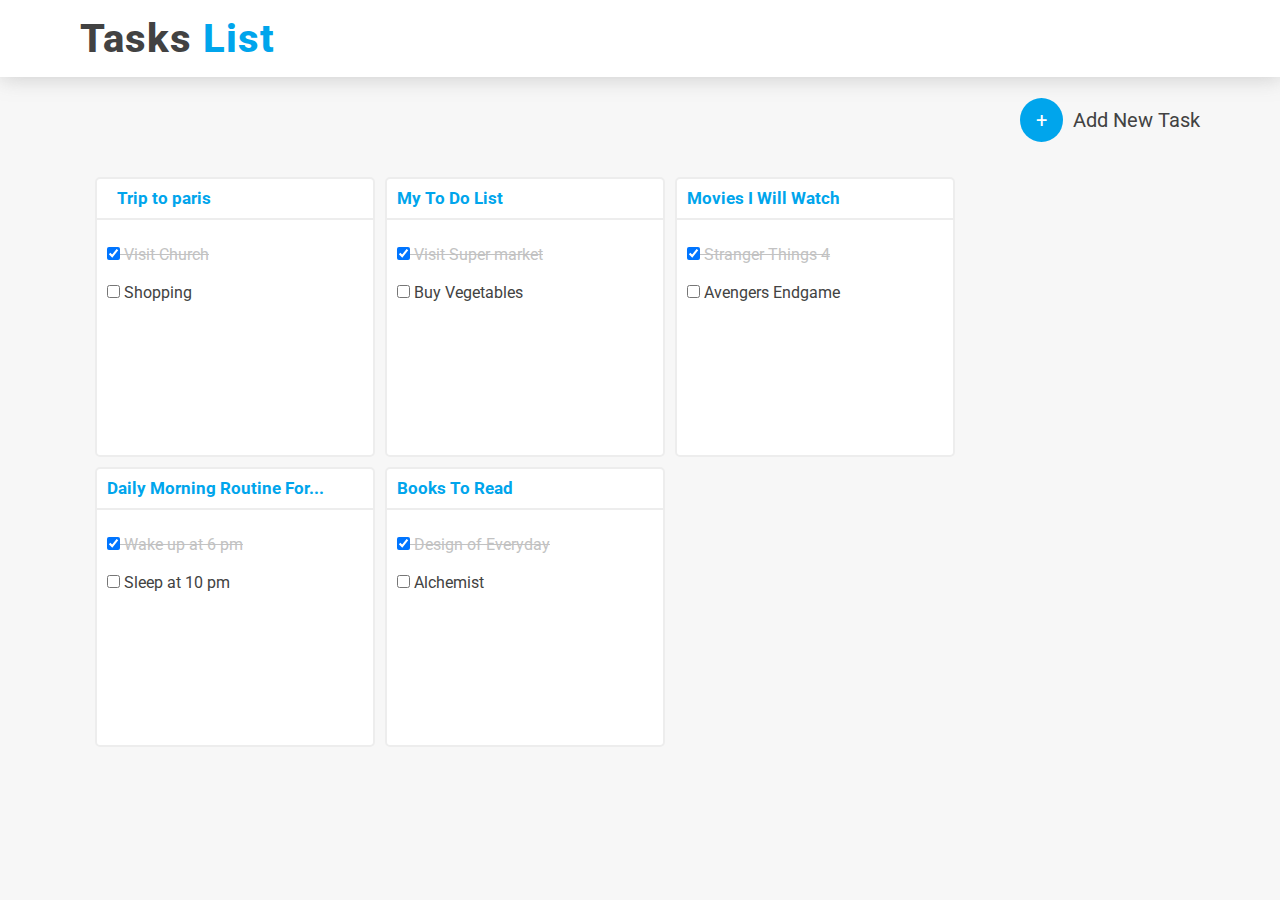
<file: index.html>
<!DOCTYPE html>
<html lang="en">

<head>
    <meta charset="UTF-8">
    <meta http-equiv="X-UA-Compatible" content="IE=edge">
    <meta name="viewport" content="width=device-width, initial-scale=1.0">
    <title>Todo App UI Web</title>
    <link rel="stylesheet" href="style.css">
</head>

<body>
    <nav class="navbar" id="$navbar">
        <a href="./index.html" class="logo">Tasks <span class="list"> List</span></a>
    </nav>

    <div class="mainContainer">
        <div class="newtask" id="$newtask">
            <a href="./index2.html" class="plusSign" target="_self">+</a>
            <a href="./index2.html" class="addNewtask" target="_self">Add New Task</a>
        </div>
        <div class="cardContainer">
            <div class="cards">
                <h5> <a href="./index3.html">Trip to paris</a></h5>
                <form action="#">
                    <div class="checks">
                        <span class="del"> <input type="checkbox" id="church" name="church" checked> Visit Church</span> <br> <br> 
                        <input type="checkbox" id="shopping" name="shopping"> Shopping
                    </div>
                </form>
            </div>
            <div class="cards">
                <h5>My To Do List</h5>
                <form action="#">
                    <div class="checks">
                        <span class="del"> <input type="checkbox" id="church" name="church" checked> Visit Super market</span> <br> <br> 
                        <input type="checkbox" id="shopping" name="shopping"> Buy Vegetables
                    </div>
                </form>
            </div>
            <div class="cards">
                <h5>Movies I Will Watch</h5>
                <form action="#">
                    <div class="checks">
                        <span class="del"> <input type="checkbox" id="church" name="church" checked> Stranger Things 4</span> <br> <br> 
                        <input type="checkbox" id="shopping" name="shopping"> Avengers Endgame
                    </div>
                </form>
            </div>
            
            <div class="cards">
                <h5>Daily Morning Routine For...</h5>
                <form action="#">
                    <div class="checks">
                        <span class="del"> <input type="checkbox" id="church" name="church" checked> Wake up at 6 pm</span> <br> <br> 
                        <input type="checkbox" id="shopping" name="shopping"> Sleep at 10 pm
                    </div>
                </form>
            </div>
            <div class="cards">
                <h5>Books To Read</h5>
                <form action="#">
                    <div class="checks">
                        <span class="del"> <input type="checkbox" id="church" name="church" checked> Design of Everyday</span> <br> <br> 
                        <input type="checkbox" id="shopping" name="shopping"> Alchemist
                    </div>
                </form>
            </div>
        </div>
    </div>

</body>

</html>
</file>
<file: style.css>
@import url('https://fonts.googleapis.com/css2?family=Dosis:wght@300&family=Instrument+Serif&family=Montserrat&family=Poltawski+Nowy:wght@500;600&family=Poppins:ital,wght@0,400;0,700;1,400&family=Raleway:wght@300;400&family=Roboto+Mono:wght@300&family=Roboto+Slab:wght@100;200;500;600;700&family=Roboto:wght@300;400&family=Sono:wght@500&family=Tilt+Neon&family=Ysabeau:wght@300&display=swap');


/* page-1 */
* {
    margin: 0px auto;
    padding: 0px;
    box-sizing: border-box;
    text-decoration: none;
    /* border: 1px solid; */
}

:root {
    --black: rgba(66, 66, 66, 1);
    --skyblue: rgba(0, 165, 236, 1);
    --white: rgba(255, 255, 255, 1);
    --border: rgba(237, 237, 237, 1);
    --grey: rgba(194, 194, 194, 1);
    --background: rgba(247, 247, 247, 1);
}

body {
    background: var(--background);
    cursor: pointer;
    font-family: 'Roboto', sans-serif;
}

.navbar {
    padding: 15px 80px;
    background: var(--white);
    box-shadow: 1px 1px 20px rgba(128, 128, 128, 0.366);
    font-weight: 800;
    letter-spacing: 1px;
}

.logo {
    font-size: 40px;
    text-decoration: none;
    color: var(--black);
}

.list {
    color: var(--skyblue);
}

.mainContainer {
    padding: 25px 80px;
    font-size: 20px;
}

.newtask {
    text-align: right;
    color: var(--black);
    margin: 6px 0px;
}

.plusSign {
    border-radius: 50%;
    padding: 10px 16px;
    color: var(--white);
    background: var(--skyblue);
}

.addNewtask {
    color: var(--black);
    padding-left: 5px;
}

.addNewtask:hover {
    color: var(--skyblue);
    transition: ease 0.2s;
    text-decoration: underline  var(--skyblue);
}

h5 {
    color: var(--skyblue);
    padding: 10px 10px;
    border-bottom: 2px solid var(--border);
}

h5 a{
    color: var(--skyblue);
    padding: 10px 10px;
    border-bottom: 2px solid var(--border);
}

.cardContainer {
    width: 100%;
    margin: 30px auto;
    padding: 10px;
    display: flex;
    flex-wrap: wrap;
    justify-content: flex-start;
}

.cards {
    border-radius: 5px;
    width: 280px;
    height: 280px;
    background: white;
    border: 2px solid var(--border);
    margin: 5px;
}

.cards:hover {
    box-shadow: 0px 5px 10px rgba(128, 128, 128, 0.371);
    transition: ease 0.2s;
    translate: 0px -10px;
}

.del {
    text-decoration: line-through;
    color: var(--grey);
}

.checks {
    font-size: 16px;
    padding: 30px 0px;
    color: var(--black);
    padding: 25px 10px;
}

/* page-2 */

.page2 {
    width: 100vw;
    height: 800px;
    position: absolute;
    background: rgba(79, 79, 79, 0.25);
    backdrop-filter: blur(4px);
    top: 0%;
    left: 0%;
}


.popup1 {
    background: rgb(255, 255, 255);
    width: 400px;
    height: 200px;
    margin-top: 15%;
    text-align: center;
    padding: 5px 10px;
}

.addnewtask-heading {
    float: left;
    border-bottom: 2px solid var(--skyblue);
    color: var(--black);
}

.addnewtask-heading:hover {
    letter-spacing: 2px;
    transition: 0.3s ease-out;
}

.cross {
    float: right;
    font-size: 32px;
    line-height: 50px;
    color: var(--black);
    padding: 0px 5px;
    animation-name: rotate;
    animation-iteration-count: infinite;
    animation-duration: 3s;
    animation-timing-function: ease-in-out;
}

@keyframes rotate {
    from {
        transform: rotate(0deg);
    }

    to {
        transform: rotate(360deg);
    }
}

.cross:hover {
    color: red;
}

.addnewtask-heading {
    font-size: 18px;
    font-weight: 500;
    padding: 15px 10px;
}

.c_input {
    outline: none;
    border: 1px solid var(--border);
    background: white;
    width: 100%;
    margin: 20px 0px;
    padding: 12px 20px;
}

.addTaskbtn {
    float: right;
    padding: 8px 30px;
    background: var(--skyblue);
    color: white;
    border: 2px solid var(--skyblue);
    border-radius: 5px;
    margin: 10px 0px;
}

.addTaskbtn:hover {
    background: var(--white);
    border: 1px solid var(--skyblue);
    color: var(--skyblue);
    transition: ease 0.2s;
    padding: 10px 32px;
}

/* Page-3 */

.page3container{
    width: 100%;
    height: 100%;
    padding: 20px;
}

.page3Options{
    width: 400px;
    margin-bottom: 30px; 
    padding: 20px 0px;
}

.back{
    color: var(--black);
    font-size: 18px;
    float: left;
}

.page3-h5{
    text-align: center;
    font-size: 20px;
}

.page3-cards{
    width: 400px;   
    height: 280px;
    font-size: 20px;
    border-radius: 10px;
    box-shadow: 2px 3px 10px rgba(128, 128, 128, 0.296);
}

.page3-cards:hover{
    translate: none;
}

/* page-4 */

.page4{
    height: 600px;
}

/* responisive design */

@media only screen and (max-width:800px) and (min-width:100px){
    .navbar {
        padding: 15px 5px;
        box-shadow: 1px 1px 20px rgba(128, 128, 128, 0.366);
        font-weight: 800;
        width: 100vw;
    }

    .logo {
        font-size: 25px;
    }

    .mainContainer {
        padding: 25px 0px;
    }

    .newtask {
        text-align: center;
    }

    .plusSign {
        border-radius: 50%;
        color: var(--white);
        background: var(--skyblue);
        margin-right: 35vw;

    }
    
    .addNewtask{
        display: none;
    }

    .cards{
        width: 100vw;
    }

    .page2{
        height: 1800px;
        width: 100vw;
    }

    .popup1{
        margin: 30% auto;
        width: 95%;
        border-radius: 10px;
    }

    input[type=text]{
        border-radius: 10px;
    }

    .page3container{
        padding: 0px;
    }

    .page3Options{
        width: 100vw;
        display: flex;
        justify-content: space-around;
        align-items: center;
    }

    .page3-cards{
        width: 95vw;   
        height: 280px;
        font-size: 16px;
        border-radius: 10px;
        box-shadow: 2px 3px 10px rgba(128, 128, 128, 0.296);
    }

    .back{
        text-align: left;
        padding-inline: 5px;
        font-size: 12px;
        float: none;
    }

    
}
</file>
